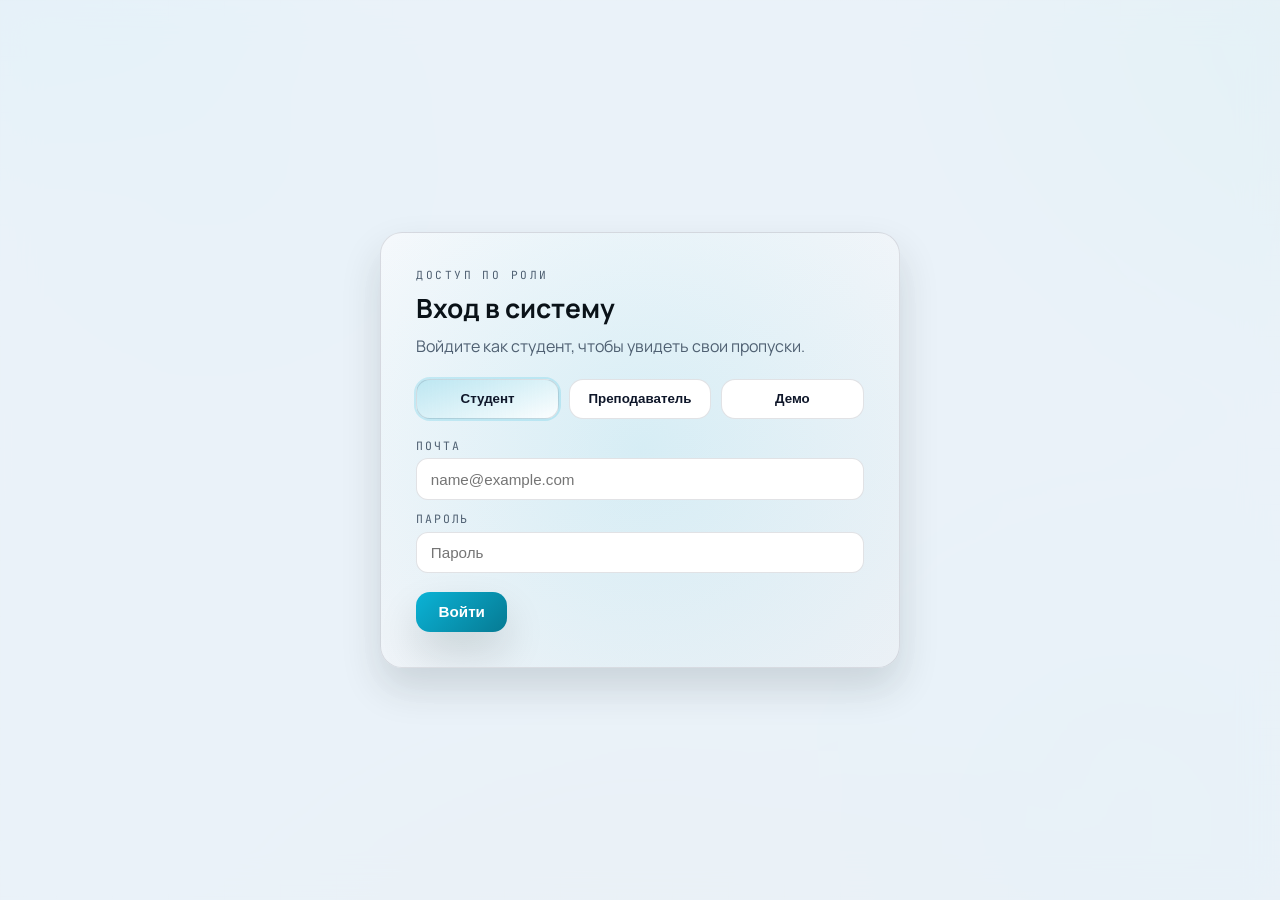
<file: student.html>
<!doctype html>
<html lang="ru">
<head>
  <meta charset="utf-8" />
  <meta name="viewport" content="width=device-width, initial-scale=1" />
  <title>Мои пропуски</title>
  <link rel="stylesheet" href="styles.css" />
  <script>
    (function () {
      const stored = localStorage.getItem("assistant_theme");
      const prefersDark = window.matchMedia && window.matchMedia("(prefers-color-scheme: dark)").matches;
      const theme = stored || (prefersDark ? "dark" : "light");
      document.documentElement.dataset.theme = theme;
    })();
  </script>
  <script defer src="student.js"></script>
</head>
<body data-auth="required">
  <div class="orb orb-1"></div>
  <div class="orb orb-2"></div>
  <div class="mesh"></div>

  <div class="auth-gate">
    <div class="auth-card">
      <div class="auth-header">
        <div class="auth-lock">Доступ по роли</div>
        <h2>Вход в систему</h2>
        <p>Войдите как студент, чтобы увидеть свои пропуски.</p>
      </div>
      <div class="auth-role-tabs" id="login-role-tabs">
        <button class="role-tab" type="button" data-role="student">Студент</button>
        <button class="role-tab" type="button" data-role="teacher">Преподаватель</button>
        <button class="role-tab" type="button" data-role="demo">Демо</button>
      </div>
      <div class="auth-fields">
        <label class="auth-field sr-only">
          <span>Роль</span>
          <select id="login-role">
            <option value="student" selected>Студент</option>
            <option value="teacher">Преподаватель</option>
            <option value="demo">Демо</option>
          </select>
        </label>
        <label class="auth-field">
          <span>Почта</span>
          <input id="login-email" type="email" autocomplete="username" placeholder="name@example.com" />
        </label>
        <label class="auth-field">
          <span>Пароль</span>
          <input id="login-password" type="password" autocomplete="current-password" placeholder="Пароль" />
        </label>
      </div>
      <div class="auth-actions">
        <button class="send" id="btn-login" type="button">Войти</button>
        <div class="auth-hint" id="login-hint"></div>
      </div>
    </div>
  </div>

  <div class="app-shell">
    <header class="topbar">
      <a class="brand brand-link" href="https://edu.aspc.kz/login/index.php">
        <img class="brand-mark" src="img/channels4_profile.jpg" alt="Polytech College Almaty" />
        <div>
          <div class="brand-title">IA Polytech</div>
          <div class="brand-subtitle">Мои пропуски</div>
        </div>
      </a>
      <div class="topbar-right">
        <div class="topbar-actions">
          <button class="theme-toggle" id="btn-theme" type="button" aria-pressed="false">
            <span class="theme-track"></span>
            <span class="theme-label" id="theme-label">Светлая</span>
          </button>
          <div class="auth">
            <div class="auth-user" id="auth-user" hidden>
              <img class="auth-avatar" id="auth-avatar" alt="" />
              <div class="auth-meta">
                <div class="auth-name" id="auth-name">—</div>
                <div class="auth-email" id="auth-email">—</div>
              </div>
            </div>
            <button class="ghost auth-signout" id="btn-signout" type="button" hidden>Выйти</button>
          </div>
        </div>
      </div>
    </header>

    <main class="student-shell">
      <section class="card student-hero">
        <div class="student-hero-top">
          <div>
            <div class="eyebrow">Студент</div>
            <h1>Мои пропуски</h1>
            <p>Здесь отображаются только ваши пропуски.</p>
          </div>
          <div class="student-metrics">
            <div class="metric">
              <strong id="metric-total">0</strong>
              <span>Всего пропусков</span>
            </div>
            <div class="metric">
              <strong id="metric-points">0</strong>
              <span>Всего баллов</span>
            </div>
          </div>
        </div>
      </section>

      <section class="card">
        <h3>Список пропусков</h3>
        <div id="absences-list" class="list"></div>
        <div class="mini" id="absences-hint"></div>
      </section>
    </main>
  </div>

  <div class="toast" id="toast" role="status" aria-live="polite"></div>
</body>
</html>
</file>
<file: styles.css>
﻿@import url("https://fonts.googleapis.com/css2?family=Space+Grotesk:wght@300;400;500;600;700&family=Manrope:wght@300;400;500;600;700&family=JetBrains+Mono:wght@400;500;600&display=swap");

:root {
  color-scheme: light;
  --bg: #f3f7fb;
  --bg-2: #e9f0f7;
  --ink: #0a1218;
  --muted: #4f6072;
  --accent: #0bb3d6;
  --accent-dark: #067a93;
  --accent-2: #28c488;
  --accent-3: #ffb356;
  --accent-glow: rgba(11, 179, 214, 0.25);
  --accent-2-glow: rgba(40, 196, 136, 0.22);
  --accent-3-glow: rgba(255, 179, 86, 0.18);
  --card: rgba(255, 255, 255, 0.85);
  --card-strong: rgba(255, 255, 255, 0.95);
  --border: rgba(10, 18, 24, 0.14);
  --shadow: 0 20px 40px rgba(10, 18, 24, 0.14);
  --shadow-soft: 0 10px 22px rgba(10, 18, 24, 0.12);
  --grid: rgba(10, 18, 24, 0.05);
  --field: rgba(255, 255, 255, 0.92);
  --field-border: rgba(10, 18, 24, 0.18);
  --toggle-bg: rgba(255, 255, 255, 0.85);
  --toggle-track: rgba(10, 18, 24, 0.16);
  --ring: rgba(11, 179, 214, 0.35);
  --chip: rgba(11, 179, 214, 0.08);
  --radius-lg: 22px;
  --radius-md: 14px;
  --radius-sm: 10px;
}

:root[data-theme="dark"] {
  color-scheme: dark;
  --bg: #070c11;
  --bg-2: #0b141c;
  --ink: #e6f1ff;
  --muted: #94a5b7;
  --accent: #00d2ff;
  --accent-dark: #0086a8;
  --accent-2: #22e6a4;
  --accent-3: #f7b655;
  --accent-glow: rgba(0, 210, 255, 0.22);
  --accent-2-glow: rgba(34, 230, 164, 0.2);
  --accent-3-glow: rgba(247, 182, 85, 0.18);
  --card: rgba(12, 18, 26, 0.86);
  --card-strong: rgba(14, 20, 28, 0.98);
  --border: rgba(230, 241, 255, 0.12);
  --shadow: 0 24px 55px rgba(2, 6, 10, 0.7);
  --shadow-soft: 0 12px 28px rgba(2, 6, 10, 0.5);
  --grid: rgba(230, 241, 255, 0.06);
  --field: rgba(9, 13, 19, 0.92);
  --field-border: rgba(230, 241, 255, 0.16);
  --toggle-bg: rgba(12, 18, 26, 0.9);
  --toggle-track: rgba(230, 241, 255, 0.2);
  --ring: rgba(0, 210, 255, 0.35);
  --chip: rgba(0, 210, 255, 0.14);
}

* {
  box-sizing: border-box;
}

body {
  margin: 0;
  min-height: 100vh;
  font-family: "Manrope", "Segoe UI", sans-serif;
  color: var(--ink);
  background:
    radial-gradient(900px 700px at -10% -20%, var(--accent-glow), transparent 60%),
    radial-gradient(900px 700px at 110% 0%, var(--accent-2-glow), transparent 60%),
    radial-gradient(900px 700px at 50% 120%, var(--accent-3-glow), transparent 60%),
    linear-gradient(140deg, var(--bg) 0%, var(--bg-2) 100%);
  overflow-x: hidden;
  transition: background 0.6s ease, color 0.3s ease;
}

body::before {
  content: "";
  position: fixed;
  inset: 0;
  background: repeating-linear-gradient(135deg, rgba(255, 255, 255, 0.02) 0 1px, transparent 1px 7px);
  pointer-events: none;
  z-index: 0;
  opacity: 0.5;
}

body::after {
  content: "";
  position: fixed;
  inset: 0;
  background: repeating-linear-gradient(0deg, transparent 0 14px, rgba(10, 18, 24, 0.04) 14px 15px);
  pointer-events: none;
  z-index: 0;
  opacity: 0.35;
}

h1, h3 {
  font-family: "Space Grotesk", "Segoe UI", sans-serif;
  margin: 0;
  letter-spacing: 0.01em;
}

p {
  color: var(--muted);
  line-height: 1.6;
  margin: 0;
}

.orb {
  position: fixed;
  width: 55vw;
  height: 55vw;
  border-radius: 50%;
  filter: blur(10px);
  z-index: 0;
  opacity: 0.25;
}

.orb-1 {
  top: -25vh;
  left: -12vw;
  background: radial-gradient(circle, var(--accent-glow), transparent 70%);
  animation: float 20s ease-in-out infinite;
}

.orb-2 {
  bottom: -30vh;
  right: -15vw;
  background: radial-gradient(circle, var(--accent-2-glow), transparent 70%);
  animation: float 26s ease-in-out infinite reverse;
}

.mesh {
  position: fixed;
  inset: 0;
  background-image:
    linear-gradient(var(--grid) 1px, transparent 1px),
    linear-gradient(90deg, var(--grid) 1px, transparent 1px);
  background-size: 56px 56px;
  pointer-events: none;
  z-index: 0;
  animation: drift 28s linear infinite;
  opacity: 0.55;
}

.topbar {
  position: sticky;
  top: 0;
  z-index: 2;
  display: flex;
  justify-content: space-between;
  align-items: center;
  padding: 1.2rem 6vw 1rem;
  backdrop-filter: blur(18px) saturate(160%);
  background: var(--card-strong);
  border-bottom: 1px solid var(--border);
  gap: 1rem;
  box-shadow: var(--shadow-soft);
}

.topbar-right {
  display: flex;
  align-items: center;
  gap: 1rem;
  flex-wrap: wrap;
  justify-content: flex-end;
}

.topbar-actions {
  display: flex;
  align-items: center;
  gap: 0.8rem;
  flex-wrap: wrap;
}

.brand {
  display: flex;
  align-items: center;
  gap: 0.9rem;
}

.brand-link {
  color: inherit;
  text-decoration: none;
}

.brand-link:focus-visible {
  outline: 2px solid var(--ring);
  outline-offset: 4px;
  border-radius: 16px;
}

.brand-mark {
  width: 56px;
  height: 56px;
  border-radius: 14px;
  background: #ffffff;
  padding: 6px;
  object-fit: contain;
  display: block;
  box-shadow: 0 10px 24px rgba(10, 18, 24, 0.18);
}

.brand-title {
  font-weight: 700;
  font-family: "Space Grotesk", "Manrope", sans-serif;
}

.brand-subtitle {
  font-size: 0.9rem;
  color: var(--muted);
}

.status {
  display: flex;
  align-items: center;
  gap: 0.6rem;
  font-size: 0.72rem;
  color: var(--muted);
  background: var(--card);
  border-radius: 999px;
  padding: 0.4rem 0.8rem;
  border: 1px solid var(--border);
  box-shadow: var(--shadow-soft);
  font-family: "JetBrains Mono", "Segoe UI", monospace;
  text-transform: uppercase;
  letter-spacing: 0.12em;
}

.status-dot {
  width: 9px;
  height: 9px;
  border-radius: 50%;
  background: #f4b15f;
  box-shadow: 0 0 0 6px rgba(244, 177, 95, 0.18);
}

.status.online .status-dot {
  background: #2bb673;
  box-shadow: 0 0 0 6px rgba(43, 182, 115, 0.16);
}

.status.error .status-dot {
  background: #d65b4a;
  box-shadow: 0 0 0 6px rgba(214, 91, 74, 0.2);
}

.shell {
  position: relative;
  z-index: 1;
  padding: 2rem 6vw 4rem;
  display: grid;
  grid-template-columns: minmax(320px, 1.6fr) minmax(260px, 0.9fr);
  gap: 2rem;
  animation: fade-in 0.6s ease both;
}

.assistant-panel {
  display: grid;
  gap: 1.2rem;
  align-content: start;
}

.assistant-panel > * {
  animation: rise 0.6s ease both;
}

.assistant-panel > *:nth-child(2) {
  animation-delay: 0.05s;
}

.assistant-panel > *:nth-child(3) {
  animation-delay: 0.1s;
}

.assistant-panel > *:nth-child(4) {
  animation-delay: 0.15s;
}

.assistant-panel > *:nth-child(5) {
  animation-delay: 0.2s;
}

.assistant-hero {
  background: linear-gradient(180deg, var(--card), var(--card-strong));
  border: 1px solid var(--border);
  border-radius: var(--radius-lg);
  padding: 1.6rem;
  box-shadow: var(--shadow);
  position: relative;
  overflow: hidden;
}

.assistant-hero::after {
  content: "";
  position: absolute;
  inset: 0;
  background: radial-gradient(circle at 15% 15%, var(--accent-glow), transparent 55%);
  pointer-events: none;
}

.eyebrow {
  text-transform: uppercase;
  letter-spacing: 0.24em;
  font-size: 0.68rem;
  color: var(--accent);
  margin-bottom: 0.8rem;
  font-family: "JetBrains Mono", "Segoe UI", monospace;
}

.assistant-hero h1 {
  font-size: clamp(1.9rem, 2.8vw, 3rem);
  margin-bottom: 0.6rem;
}

.conversation {
  background: var(--card);
  border-radius: var(--radius-lg);
  border: 1px solid var(--border);
  padding: 1.2rem;
  box-shadow: var(--shadow);
  max-height: clamp(180px, 26vh, 300px);
  overflow-y: auto;
  display: flex;
  flex-direction: column;
  gap: 0.8rem;
}

.message {
  max-width: 78%;
  border-radius: var(--radius-md);
  padding: 0.7rem 0.9rem;
  display: flex;
  flex-direction: column;
  gap: 0.35rem;
  background: var(--card-strong);
  border: 1px solid var(--border);
}

.message.user {
  align-self: flex-end;
  background: linear-gradient(130deg, var(--accent), var(--accent-2));
  color: #06131a;
  border: none;
  box-shadow: var(--shadow-soft);
}

.message.assistant {
  align-self: flex-start;
  background: var(--card-strong);
}

.message-role {
  font-size: 0.68rem;
  text-transform: uppercase;
  letter-spacing: 0.16em;
  color: var(--muted);
  font-family: "JetBrains Mono", "Segoe UI", monospace;
}

.message.user .message-role {
  color: rgba(6, 19, 26, 0.65);
}

.message-text {
  font-size: 0.95rem;
  line-height: 1.5;
}

.message.typing .message-text::after {
  content: " �";
  animation: blink 1s steps(2, start) infinite;
}

.composer {
  display: grid;
  grid-template-columns: auto 1fr auto;
  align-items: start;
  gap: 0.8rem;
}

.scenario-bar {
  display: grid;
  grid-template-columns: auto 1fr auto;
  gap: 0.8rem;
  align-items: center;
  background: var(--card);
  border-radius: 999px;
  padding: 0.45rem 1rem;
  border: 1px solid var(--border);
}

.scenario-label {
  font-size: 0.7rem;
  text-transform: uppercase;
  letter-spacing: 0.16em;
  color: var(--muted);
  font-family: "JetBrains Mono", "Segoe UI", monospace;
}

.scenario-bar select {
  border: none;
  background: transparent;
  font-family: inherit;
  color: var(--ink);
  padding: 0;
}

.mic {
  width: 56px;
  height: 56px;
  border-radius: 16px;
  border: none;
  background: var(--card-strong);
  border: 1px solid var(--border);
  display: grid;
  place-items: center;
  cursor: pointer;
  box-shadow: var(--shadow);
  transition: transform 0.2s ease, box-shadow 0.2s ease;
}

.mic-core {
  width: 18px;
  height: 26px;
  border-radius: 12px;
  background: linear-gradient(180deg, var(--accent), var(--accent-dark));
}

.mic.listening {
  animation: pulse 1.2s ease-in-out infinite;
}

.mic:hover {
  transform: translateY(-2px);
  box-shadow: 0 12px 30px rgba(11, 179, 214, 0.2);
}

.input-wrap {
  display: grid;
  gap: 0.4rem;
}

#user-input {
  width: 100%;
  padding: 0.85rem 1rem;
  border-radius: var(--radius-md);
  border: 1px solid var(--field-border);
  background: var(--field);
  color: var(--ink);
  font-size: 0.96rem;
  font-family: inherit;
}

#user-input::placeholder {
  color: var(--muted);
}

.input-hint {
  font-size: 0.74rem;
  color: var(--muted);
}

.send {
  align-self: start;
  border: none;
  border-radius: 12px;
  background: linear-gradient(135deg, var(--accent), var(--accent-dark));
  color: #fff;
  padding: 0.85rem 1.4rem;
  font-weight: 600;
  cursor: pointer;
  box-shadow: var(--shadow);
}

.controls {
  margin-top: -0.45rem;
  display: flex;
  flex-wrap: wrap;
  gap: 0.8rem;
  align-items: center;
}

.quick-cards {
  display: grid;
  grid-template-columns: repeat(2, minmax(180px, 1fr));
  gap: 0.9rem;
}

.quick-card {
  background: var(--card);
  border: 1px solid var(--border);
  border-radius: var(--radius-md);
  padding: 0.9rem 1rem;
  text-align: left;
  display: grid;
  gap: 0.35rem;
  cursor: pointer;
  box-shadow: var(--shadow-soft);
  transition: transform 0.2s ease, box-shadow 0.2s ease, border-color 0.2s ease;
}

.quick-card:hover {
  transform: translateY(-2px);
  box-shadow: var(--shadow);
  border-color: rgba(0, 210, 255, 0.4);
}

.quick-title {
  font-weight: 600;
  font-family: "Space Grotesk", "Manrope", sans-serif;
}

.quick-meta {
  font-size: 0.78rem;
  color: var(--muted);
}
.toggle {
  display: flex;
  align-items: center;
  gap: 0.4rem;
  font-size: 0.78rem;
  color: var(--muted);
  background: var(--card);
  border-radius: 999px;
  padding: 0.45rem 0.8rem;
  border: 1px solid var(--border);
  font-family: "JetBrains Mono", "Segoe UI", monospace;
  text-transform: uppercase;
  letter-spacing: 0.12em;
}

.model {
  display: flex;
  align-items: center;
  gap: 0.6rem;
  font-size: 0.78rem;
  color: var(--muted);
  background: var(--card);
  padding: 0.45rem 0.8rem;
  border-radius: 999px;
  border: 1px solid var(--border);
  font-family: "JetBrains Mono", "Segoe UI", monospace;
  text-transform: uppercase;
  letter-spacing: 0.12em;
}

.filters {
  display: grid;
  gap: 0.6rem;
  margin-bottom: 0.8rem;
}

.filters input,
.filters select,
#student-search,
#filter-query {
  border-radius: var(--radius-sm);
  border: 1px solid var(--field-border);
  background: var(--field);
  color: var(--ink);
  padding: 0.6rem 0.85rem;
  font-family: inherit;
}

.filter-actions {
  display: flex;
  gap: 0.6rem;
}

.io-grid {
  display: grid;
  gap: 0.6rem;
}

.file-label {
  position: relative;
  overflow: hidden;
}

.file-label input {
  position: absolute;
  inset: 0;
  opacity: 0;
  cursor: pointer;
}

select {
  border: none;
  background: transparent;
  font-family: inherit;
  color: var(--ink);
}

.ghost {
  border: 1px solid var(--border);
  background: transparent;
  border-radius: var(--radius-sm);
  padding: 0.55rem 1rem;
  cursor: pointer;
  color: var(--ink);
  transition: transform 0.2s ease, box-shadow 0.2s ease, border-color 0.2s ease;
}

.ghost:hover {
  transform: translateY(-1px);
  box-shadow: var(--shadow-soft);
  border-color: rgba(11, 179, 214, 0.35);
}

.side-panel {
  display: grid;
  gap: 1.2rem;
  align-content: start;
}

.side-panel .card {
  animation: rise 0.6s ease both;
}

.side-panel .card:nth-child(1) {
  animation-delay: 0.05s;
}

.side-panel .card:nth-child(2) {
  animation-delay: 0.1s;
}

.side-panel .card:nth-child(3) {
  animation-delay: 0.15s;
}

.side-panel .card:nth-child(4) {
  animation-delay: 0.2s;
}

.side-panel .card:nth-child(5) {
  animation-delay: 0.25s;
}

.side-panel .card:nth-child(6) {
  animation-delay: 0.3s;
}

.card {
  background: var(--card);
  border-radius: var(--radius-lg);
  border: 1px solid var(--border);
  padding: 1.2rem;
  box-shadow: var(--shadow);
  position: relative;
  overflow: hidden;
  transition: transform 0.2s ease, box-shadow 0.2s ease;
}

.card::before {
  content: "";
  position: absolute;
  inset: 0 0 auto 0;
  height: 2px;
  background: linear-gradient(90deg, transparent, var(--accent), transparent);
  opacity: 0.6;
  pointer-events: none;
}

.card:hover {
  transform: translateY(-4px);
  box-shadow: 0 24px 55px rgba(10, 18, 24, 0.22);
}

.card h3 {
  margin-bottom: 1rem;
}

.summary-grid {
  display: grid;
  grid-template-columns: repeat(2, minmax(120px, 1fr));
  gap: 0.8rem;
}

.summary-item {
  background: linear-gradient(180deg, rgba(11, 179, 214, 0.08), transparent);
  border-radius: var(--radius-md);
  padding: 0.8rem;
  border: 1px solid var(--border);
}

.summary-item strong {
  display: block;
  font-size: 1.3rem;
}

.list {
  display: grid;
  gap: 0.7rem;
  font-size: 0.88rem;
  color: var(--muted);
}

.list-item {
  background: var(--card-strong);
  border-radius: var(--radius-md);
  padding: 0.6rem 0.7rem;
  border: 1px solid var(--border);
}

.makeup-item {
  display: flex;
  justify-content: space-between;
  align-items: center;
  gap: 1rem;
}

.makeup-meta {
  min-width: 0;
}

.makeup-details {
  margin-top: 0.25rem;
  font-size: 0.78rem;
  color: var(--muted);
}

.makeup-actions {
  display: flex;
  align-items: center;
  gap: 0.6rem;
  flex-wrap: wrap;
}

.makeup-status {
  font-size: 0.75rem;
  color: var(--muted);
}

.makeup-btn {
  white-space: nowrap;
}

.list-item .pill {
  display: inline-flex;
  align-items: center;
  padding: 0.1rem 0.5rem;
  border-radius: 999px;
  font-size: 0.7rem;
  background: rgba(11, 179, 214, 0.12);
  color: #0a6f82;
  margin-left: 0.4rem;
  font-family: "JetBrains Mono", "Segoe UI", monospace;
}

.chips {
  display: flex;
  flex-wrap: wrap;
  gap: 0.6rem;
}

.chip {
  border: 1px solid var(--border);
  border-radius: 999px;
  padding: 0.5rem 0.9rem;
  background: var(--chip);
  color: var(--ink);
  cursor: pointer;
  font-size: 0.82rem;
}

.theme-toggle {
  display: inline-flex;
  align-items: center;
  gap: 0.6rem;
  border: 1px solid var(--border);
  border-radius: 999px;
  padding: 0.35rem 0.9rem 0.35rem 0.5rem;
  background: var(--toggle-bg);
  color: var(--ink);
  cursor: pointer;
  box-shadow: var(--shadow-soft);
  transition: transform 0.2s ease, box-shadow 0.2s ease;
}

.theme-toggle:hover {
  transform: translateY(-1px);
  box-shadow: var(--shadow);
}

.theme-track {
  position: relative;
  width: 34px;
  height: 18px;
  border-radius: 999px;
  background: var(--toggle-track);
}

.theme-track::after {
  content: "";
  position: absolute;
  top: 2px;
  left: 2px;
  width: 14px;
  height: 14px;
  border-radius: 50%;
  background: var(--card-strong);
  box-shadow: 0 0 0 2px rgba(0, 0, 0, 0.05);
  transition: transform 0.25s ease, background 0.25s ease;
}

:root[data-theme="dark"] .theme-track::after {
  transform: translateX(16px);
  background: var(--accent);
}

.theme-label {
  font-size: 0.72rem;
  text-transform: uppercase;
  letter-spacing: 0.18em;
  font-family: "JetBrains Mono", "Segoe UI", monospace;
}

.auth {
  display: grid;
  gap: 0.4rem;
  align-items: center;
}

.auth-google {
  min-height: 42px;
}

.auth-user {
  display: flex;
  align-items: center;
  gap: 0.6rem;
  background: var(--card);
  border: 1px solid var(--border);
  border-radius: 999px;
  padding: 0.35rem 0.7rem;
  box-shadow: var(--shadow-soft);
}

.auth-avatar {
  width: 34px;
  height: 34px;
  border-radius: 50%;
  object-fit: cover;
  border: 1px solid var(--border);
}

.auth-name {
  font-weight: 600;
  font-size: 0.82rem;
}

.auth-email {
  font-size: 0.75rem;
  color: var(--muted);
}

.auth-signout {
  justify-self: start;
}

.auth-hint {
  font-size: 0.72rem;
  color: var(--muted);
  max-width: 220px;
}

input,
select,
button {
  outline: none;
}

input:focus-visible,
select:focus-visible,
button:focus-visible {
  box-shadow: 0 0 0 3px var(--ring);
}

.footer {
  padding: 2rem 6vw 3rem;
  color: var(--muted);
  font-size: 0.85rem;
}

.app-shell {
  position: relative;
  z-index: 1;
}

.auth-gate {
  position: fixed;
  inset: 0;
  display: flex;
  align-items: center;
  justify-content: center;
  padding: 2rem;
  z-index: 3;
  backdrop-filter: blur(18px) saturate(160%);
  background: radial-gradient(circle at 20% 20%, rgba(11, 179, 214, 0.18), transparent 55%),
    radial-gradient(circle at 80% 30%, rgba(24, 98, 255, 0.16), transparent 52%),
    rgba(5, 9, 13, 0.7);
}

:root[data-theme="light"] .auth-gate {
  background: rgba(234, 242, 249, 0.88);
}

:root[data-theme="light"] .auth-card {
  background: linear-gradient(145deg, #f7f9fc, #edf1f6);
  border-color: rgba(15, 23, 42, 0.12);
}

:root[data-theme="light"] .role-tab {
  background: #ffffff;
  color: #0f172a;
  border-color: rgba(15, 23, 42, 0.12);
}

:root[data-theme="light"] .role-tab.active {
  background: linear-gradient(160deg, rgba(11, 179, 214, 0.2), rgba(255, 255, 255, 0.9));
}

:root[data-theme="light"] .auth-field input,
:root[data-theme="light"] .auth-field select {
  background: #ffffff;
  color: #0f172a;
  border-color: rgba(15, 23, 42, 0.12);
}

body[data-auth="ready"] .auth-gate {
  display: none;
}

body[data-auth="required"] .app-shell {
  display: none;
}

.auth-card {
  width: min(520px, 92vw);
  background: linear-gradient(145deg, rgba(14, 23, 32, 0.96), rgba(8, 12, 18, 0.92));
  border: 1px solid var(--border);
  border-radius: var(--radius-lg);
  padding: 2.2rem;
  box-shadow: var(--shadow);
  display: grid;
  gap: 1.2rem;
  position: relative;
  overflow: hidden;
}

.auth-card::before {
  content: "";
  position: absolute;
  inset: -40%;
  background: radial-gradient(circle at center, rgba(11, 179, 214, 0.2), transparent 60%);
  opacity: 0.6;
  pointer-events: none;
}

.auth-header {
  position: relative;
  z-index: 1;
  display: grid;
  gap: 0.5rem;
}

.auth-fields {
  display: grid;
  gap: 0.7rem;
  position: relative;
  z-index: 1;
}

.auth-field {
  display: grid;
  gap: 0.35rem;
  font-size: 0.78rem;
  color: var(--muted);
}

.auth-field span {
  font-size: 0.72rem;
  text-transform: uppercase;
  letter-spacing: 0.16em;
  font-family: "JetBrains Mono", "Segoe UI", monospace;
}

.auth-field input,
.auth-field select {
  background: rgba(10, 16, 24, 0.85);
  border: 1px solid rgba(255, 255, 255, 0.08);
  border-radius: 12px;
  color: var(--ink);
  padding: 0.7rem 0.85rem;
  font-size: 0.95rem;
  transition: border-color 0.2s ease, box-shadow 0.2s ease;
}

.auth-field input:focus-visible,
.auth-field select:focus-visible {
  border-color: rgba(11, 179, 214, 0.7);
  box-shadow: 0 0 0 3px rgba(11, 179, 214, 0.18);
}

.auth-field input:disabled,
.auth-field select:disabled {
  opacity: 0.5;
  cursor: not-allowed;
}

.auth-actions {
  display: flex;
  flex-wrap: wrap;
  gap: 0.6rem;
  align-items: center;
  position: relative;
  z-index: 1;
}

.auth-actions .send {
  padding: 0.7rem 1.4rem;
  border-radius: 14px;
  font-size: 0.95rem;
}

.auth-hint {
  font-size: 0.78rem;
  color: var(--muted);
}

.auth-card h2 {
  margin: 0;
  font-size: 1.65rem;
}

.auth-card p {
  margin: 0;
  color: var(--muted);
}

.auth-lock {
  font-size: 0.7rem;
  text-transform: uppercase;
  letter-spacing: 0.22em;
  color: var(--muted);
  font-family: "JetBrains Mono", "Segoe UI", monospace;
}

.auth-role-tabs {
  position: relative;
  z-index: 1;
  display: grid;
  grid-template-columns: repeat(3, minmax(0, 1fr));
  gap: 0.6rem;
}

.role-tab {
  border: 1px solid rgba(255, 255, 255, 0.08);
  border-radius: 14px;
  padding: 0.7rem 0.9rem;
  background: rgba(16, 24, 36, 0.65);
  color: var(--ink);
  font-weight: 600;
  cursor: pointer;
  transition: transform 0.2s ease, box-shadow 0.2s ease, border-color 0.2s ease;
}

.role-tab:hover {
  transform: translateY(-1px);
  box-shadow: 0 10px 24px rgba(8, 12, 20, 0.35);
  border-color: rgba(11, 179, 214, 0.45);
}

.role-tab.active {
  border-color: rgba(11, 179, 214, 0.85);
  box-shadow: 0 0 0 2px rgba(11, 179, 214, 0.18);
  background: linear-gradient(160deg, rgba(11, 179, 214, 0.25), rgba(16, 24, 36, 0.72));
}

@media (max-width: 560px) {
  .auth-card {
    padding: 1.8rem;
  }

  .auth-role-tabs {
    grid-template-columns: 1fr;
  }
}

.sr-only {
  position: absolute;
  width: 1px;
  height: 1px;
  padding: 0;
  margin: -1px;
  overflow: hidden;
  clip: rect(0, 0, 0, 0);
  white-space: nowrap;
  border: 0;
}
@keyframes float {
  0%, 100% { transform: translateY(0); }
  50% { transform: translateY(16px); }
}

@keyframes pulse {
  0% { box-shadow: 0 0 0 0 rgba(11, 179, 214, 0.35); }
  70% { box-shadow: 0 0 0 18px rgba(11, 179, 214, 0); }
  100% { box-shadow: 0 0 0 0 rgba(11, 179, 214, 0); }
}

@keyframes blink {
  0%, 100% { opacity: 1; }
  50% { opacity: 0; }
}

@keyframes fade-in {
  from { opacity: 0; }
  to { opacity: 1; }
}

@keyframes rise {
  from { opacity: 0; transform: translateY(12px); }
  to { opacity: 1; transform: translateY(0); }
}

@keyframes drift {
  from { background-position: 0 0; }
  to { background-position: 56px 56px; }
}

@media (max-width: 1100px) {
  .shell {
    grid-template-columns: 1fr;
  }
}

@media (max-width: 720px) {
  .topbar {
    align-items: flex-start;
  }
  .topbar-right {
    width: 100%;
    justify-content: space-between;
  }
  .topbar-actions {
    width: 100%;
  }
  .scenario-bar {
    grid-template-columns: 1fr;
  }
  .composer {
    grid-template-columns: auto 1fr;
  }
  .send {
  align-self: start;
    grid-column: span 2;
  }
  .makeup-item {
    flex-direction: column;
    align-items: flex-start;
  }
  .makeup-actions {
    width: 100%;
  }
}

@media (prefers-reduced-motion: reduce) {
  * {
    animation: none !important;
    transition-duration: 0.01ms !important;
  }
}

/* === Enhanced UI === */
:root {
  --shine: rgba(255, 255, 255, 0.35);
  --shadow-lift: 0 28px 70px rgba(10, 18, 24, 0.2);
  --shadow-glow: 0 0 0 1px rgba(11, 179, 214, 0.18);
}

:root[data-theme="dark"] {
  --shine: rgba(255, 255, 255, 0.12);
  --shadow-lift: 0 34px 90px rgba(2, 6, 10, 0.8);
}

::selection {
  background: var(--accent);
  color: #041018;
}

.topbar {
  backdrop-filter: blur(22px) saturate(190%);
}

.brand-mark {
  animation: breathe 6s ease-in-out infinite;
}

.status.online .status-dot {
  animation: status-pulse 2.4s ease-in-out infinite;
}

.assistant-hero::before {
  content: "";
  position: absolute;
  inset: -30% -10% auto -10%;
  height: 55%;
  background: linear-gradient(120deg, transparent, var(--shine), transparent);
  opacity: 0.35;
  pointer-events: none;
  animation: sheen 7s ease-in-out infinite;
}

.conversation {
  position: relative;
  scrollbar-width: thin;
  scrollbar-color: var(--accent) transparent;
}

.conversation::-webkit-scrollbar {
  width: 8px;
}

.conversation::-webkit-scrollbar-thumb {
  background: linear-gradient(180deg, var(--accent), var(--accent-2));
  border-radius: 999px;
}

.message {
  animation: message-in 0.35s ease both;
  box-shadow: var(--shadow-soft);
}

.message.typing .message-text::after {
  content: "…";
}

.message.assistant {
  background: linear-gradient(180deg, var(--card-strong), var(--card));
}

.message.user {
  filter: saturate(110%);
}

.input-wrap:focus-within #user-input {
  border-color: var(--accent);
  box-shadow: 0 0 0 3px var(--ring);
}

.send {
  transition: transform 0.2s ease, box-shadow 0.2s ease, filter 0.2s ease;
}

.send:hover {
  transform: translateY(-2px) scale(1.01);
  box-shadow: var(--shadow-lift);
  filter: brightness(1.05);
}

.send:active {
  transform: translateY(0) scale(0.99);
}

.ghost {
  transition: transform 0.2s ease, box-shadow 0.2s ease, border-color 0.2s ease, background 0.2s ease;
}

.ghost:active {
  transform: translateY(0) scale(0.98);
}

.quick-card {
  position: relative;
  overflow: hidden;
}

.quick-card::after {
  content: "";
  position: absolute;
  inset: 0;
  background: radial-gradient(circle at 20% 20%, rgba(11, 179, 214, 0.16), transparent 55%);
  opacity: 0;
  pointer-events: none;
  transition: opacity 0.2s ease;
}

.quick-card:hover::after {
  opacity: 1;
}

.list-item {
  transition: transform 0.2s ease, box-shadow 0.2s ease, border-color 0.2s ease;
}

.list-item:hover {
  transform: translateY(-2px);
  border-color: rgba(11, 179, 214, 0.4);
  box-shadow: var(--shadow);
}

.card::before {
  animation: glow-scan 6s ease-in-out infinite;
}

.card::after {
  content: "";
  position: absolute;
  inset: -50% -10% auto -10%;
  height: 60%;
  background: radial-gradient(circle at 30% 30%, rgba(11, 179, 214, 0.18), transparent 60%);
  opacity: 0.25;
  pointer-events: none;
}

.card:hover {
  transform: translateY(-6px) scale(1.01);
  box-shadow: var(--shadow-lift);
}

.chip {
  transition: transform 0.2s ease, box-shadow 0.2s ease;
}

.chip:hover {
  transform: translateY(-1px);
  box-shadow: var(--shadow-soft);
}

.focus-toggle {
  border-radius: 999px;
  padding: 0.45rem 0.9rem;
  font-size: 0.72rem;
  text-transform: uppercase;
  letter-spacing: 0.18em;
  font-family: "JetBrains Mono", "Segoe UI", monospace;
}

.focus-toggle.active {
  background: linear-gradient(140deg, var(--accent), var(--accent-2));
  color: #041018;
  border-color: transparent;
  box-shadow: var(--shadow-soft), var(--shadow-glow);
}

.toast {
  position: fixed;
  right: 24px;
  bottom: 24px;
  padding: 0.75rem 1rem;
  border-radius: 14px;
  background: var(--card-strong);
  border: 1px solid var(--border);
  box-shadow: var(--shadow);
  font-size: 0.85rem;
  color: var(--ink);
  opacity: 0;
  transform: translateY(8px);
  transition: opacity 0.2s ease, transform 0.2s ease;
  pointer-events: none;
  z-index: 5;
}

.toast.show {
  opacity: 1;
  transform: translateY(0);
}

body[data-focus="on"] .side-panel {
  display: none;
}

body[data-focus="on"] .shell {
  grid-template-columns: 1fr;
  max-width: 1100px;
  margin: 0 auto;
}

body[data-focus="on"] .assistant-panel {
  max-width: 980px;
  margin: 0 auto;
}

body[data-focus="on"] .conversation {
  max-height: clamp(240px, 48vh, 520px);
}

@keyframes sheen {
  0% { transform: translateX(-20%); opacity: 0; }
  40% { opacity: 0.5; }
  60% { opacity: 0.35; }
  100% { transform: translateX(60%); opacity: 0; }
}

@keyframes message-in {
  from { opacity: 0; transform: translateY(10px) scale(0.98); }
  to { opacity: 1; transform: translateY(0) scale(1); }
}

@keyframes status-pulse {
  0%, 100% { box-shadow: 0 0 0 6px rgba(43, 182, 115, 0.16); }
  50% { box-shadow: 0 0 0 12px rgba(43, 182, 115, 0); }
}

@keyframes glow-scan {
  0%, 100% { opacity: 0.35; transform: translateX(-30%); }
  50% { opacity: 0.8; transform: translateX(30%); }
}

@keyframes breathe {
  0%, 100% { transform: translateY(0); }
  50% { transform: translateY(-4px); }
}

/* === Students Page === */
.ghost {
  display: inline-flex;
  align-items: center;
  gap: 0.4rem;
  text-decoration: none;
}

.mini {
  font-size: 0.75rem;
  color: var(--muted);
}

.student-shell {
  position: relative;
  z-index: 1;
  padding: 2rem 6vw 4rem;
  display: grid;
  gap: 1.6rem;
  max-width: 1200px;
  margin: 0 auto;
}

.student-hero {
  padding: 2rem;
}

.student-hero-top {
  display: grid;
  grid-template-columns: minmax(260px, 2fr) minmax(220px, 1fr);
  gap: 1.6rem;
  align-items: center;
}

.student-metrics {
  display: grid;
  grid-template-columns: repeat(2, minmax(120px, 1fr));
  gap: 0.8rem;
}

.metric {
  background: linear-gradient(180deg, rgba(11, 179, 214, 0.08), transparent);
  border-radius: var(--radius-md);
  padding: 0.9rem;
  border: 1px solid var(--border);
}

.metric strong {
  display: block;
  font-size: 1.4rem;
}

.student-toolbar {
  display: grid;
  grid-template-columns: minmax(220px, 1.2fr) minmax(160px, 0.7fr) auto auto auto;
  gap: 0.7rem;
  align-items: center;
  margin-bottom: 1rem;
}

.student-toolbar input,
.student-toolbar select {
  border-radius: var(--radius-sm);
  border: 1px solid var(--field-border);
  background: var(--field);
  color: var(--ink);
  padding: 0.6rem 0.85rem;
  font-family: inherit;
}

.student-list {
  display: grid;
  gap: 0.7rem;
}

.student-row {
  display: grid;
  grid-template-columns: minmax(200px, 1.4fr) minmax(120px, 0.6fr) minmax(160px, 0.8fr) auto;
  gap: 1rem;
  align-items: center;
  padding: 0.75rem 0.85rem;
  border-radius: var(--radius-md);
  border: 1px solid var(--border);
  background: var(--card-strong);
  box-shadow: var(--shadow-soft);
}

.student-row .pill {
  display: inline-flex;
  align-items: center;
  padding: 0.1rem 0.5rem;
  border-radius: 999px;
  font-size: 0.7rem;
  background: rgba(11, 179, 214, 0.12);
  color: #0a6f82;
  margin-left: 0.35rem;
  font-family: "JetBrains Mono", "Segoe UI", monospace;
}

.student-row .id-pill {
  background: rgba(116, 132, 155, 0.18);
  color: #8aa0ba;
}

.student-main {
  display: grid;
  gap: 0.2rem;
}

.student-contact {
  font-size: 0.78rem;
  color: var(--muted);
}

.student-meta {
  font-size: 0.78rem;
  color: var(--muted);
}

.student-actions {
  display: flex;
  gap: 0.5rem;
  justify-content: flex-end;
}

.student-actions .ghost {
  padding: 0.45rem 0.8rem;
  font-size: 0.78rem;
}

.ghost.danger {
  border-color: rgba(214, 91, 74, 0.55);
  color: #d65b4a;
}

.ghost.danger:hover {
  border-color: rgba(214, 91, 74, 0.85);
  box-shadow: 0 10px 22px rgba(214, 91, 74, 0.18);
}

.student-form {
  display: grid;
  gap: 0.8rem;
  grid-template-columns: repeat(3, minmax(180px, 1fr));
}

.student-form input {
  border-radius: var(--radius-sm);
  border: 1px solid var(--field-border);
  background: var(--field);
  color: var(--ink);
  padding: 0.65rem 0.85rem;
  font-family: inherit;
}

.student-form-actions {
  grid-column: span 3;
  display: flex;
  gap: 0.7rem;
}

.student-empty {
  padding: 1rem;
  border-radius: var(--radius-md);
  border: 1px dashed var(--border);
  color: var(--muted);
  text-align: center;
}

@media (max-width: 1000px) {
  .student-hero-top {
    grid-template-columns: 1fr;
  }
  .student-toolbar {
    grid-template-columns: 1fr 1fr;
  }
  .student-row {
    grid-template-columns: 1fr 1fr;
  }
  .student-actions {
    justify-content: flex-start;
  }
  .student-form {
    grid-template-columns: 1fr;
  }
  .student-form-actions {
    grid-column: span 1;
  }
}

@media (max-width: 640px) {
  .student-toolbar {
    grid-template-columns: 1fr;
  }
  .student-row {
    grid-template-columns: 1fr;
    gap: 0.5rem;
  }
}
</file>
